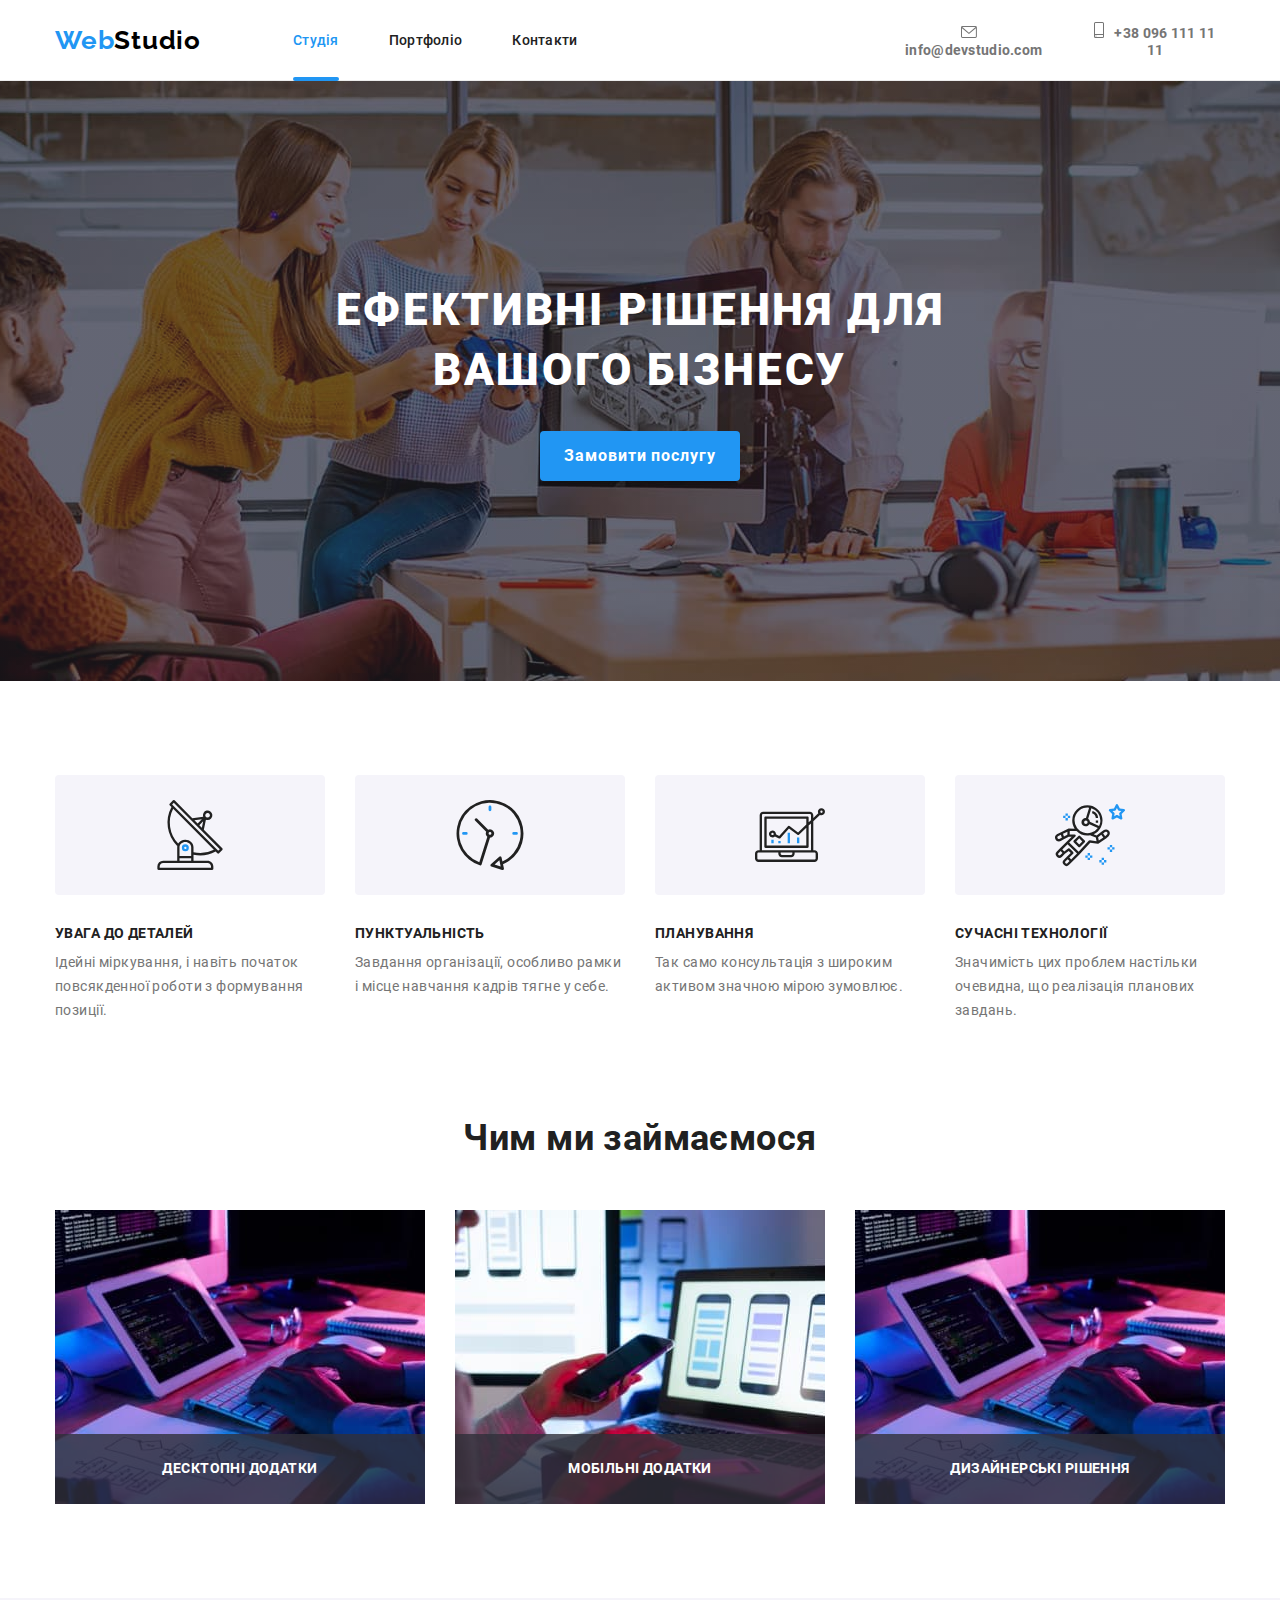
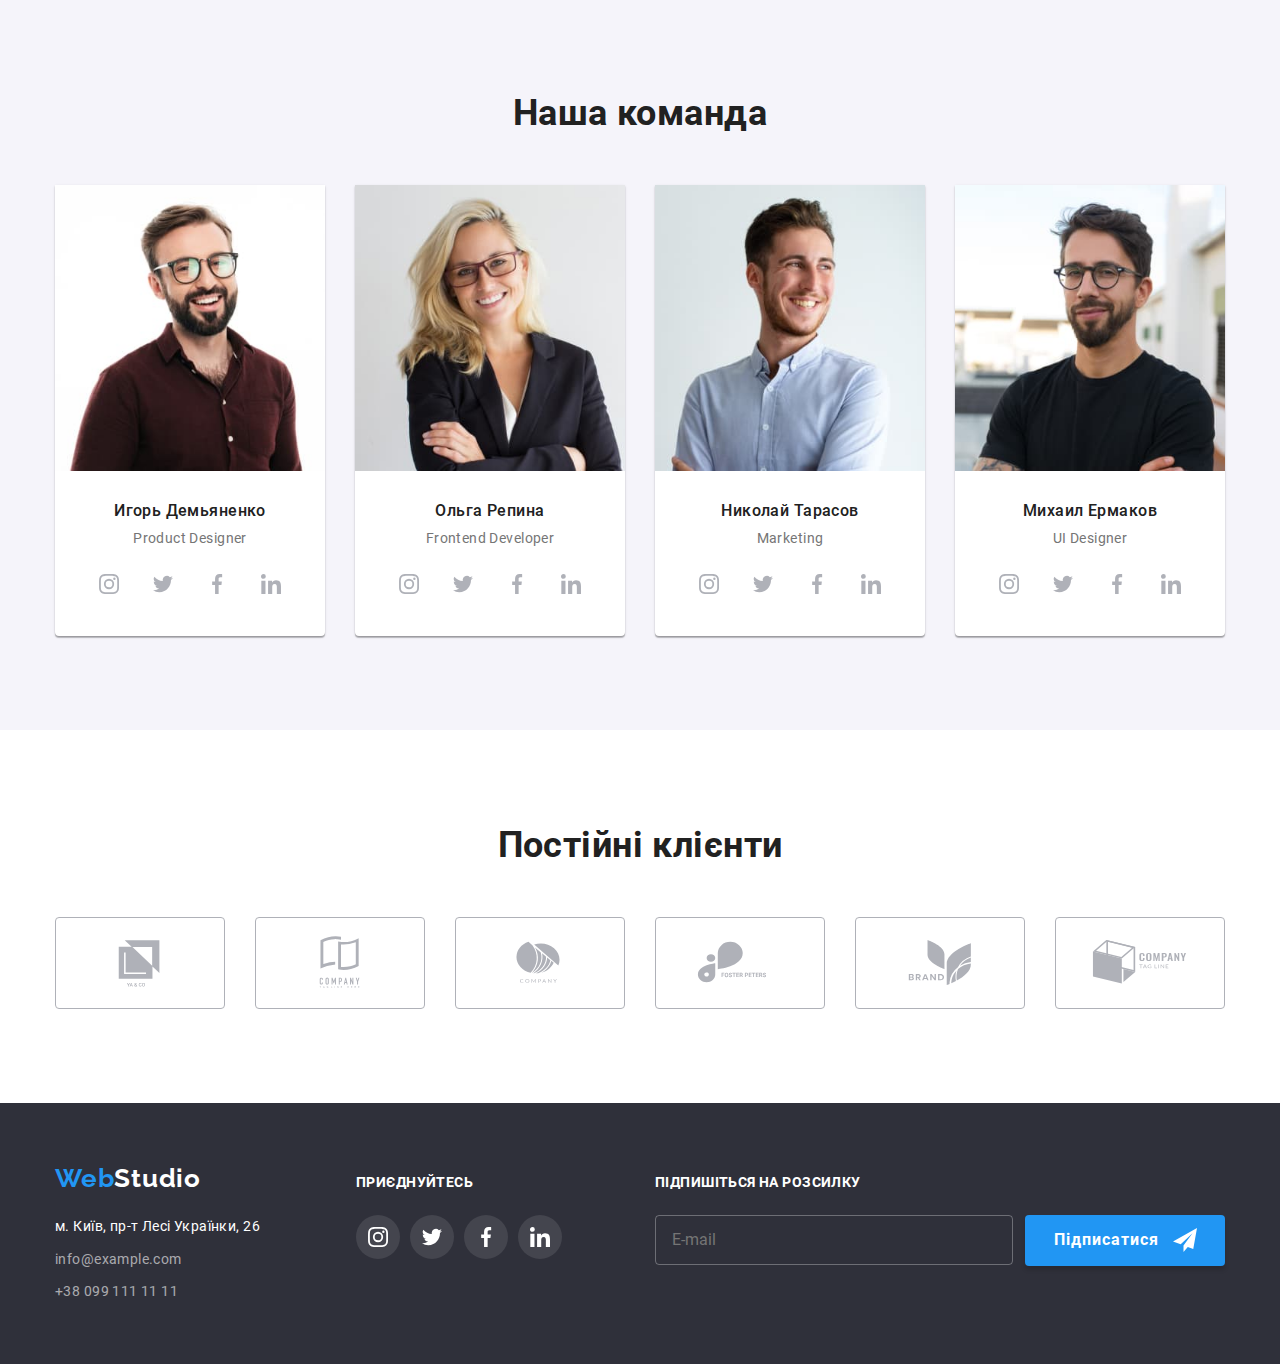
<file: index.html>
<!DOCTYPE html>
<html lang="ru">
<head>
    <meta charset="UTF-8">
    <meta http-equiv="X-UA-Compatible" content="IE=edge">
    <meta name="viewport" content="width=device-width, initial-scale=1.0">
    <title>Homework 1</title>
    <link 
        rel="stylesheet" 
        href="https://cdnjs.cloudflare.com/ajax/libs/modern-normalize/1.1.0/modern-normalize.min.css">
    <link 
        rel="stylesheet" 
        href="./css/main.min.css">
</head>

<body>
    <!--Шапка сайту-->
    <header class="header">
        <div class="container header__block">
            <a href="./index.html" 
                lang="us" 
                class="logo">Web<span class="logo__studio--black">Studio</span>
            </a>

            <button class="mobile-nav js-open-menu" 
            type="button" 
            aria-expanded="false">
                <svg 
                class="mobile-nav__icon"
                width="40" 
                height="40" 
                aria-label="Перемикач мобільного меню">
                    <use class="mobile-nav__burger" href="./images/sprite/icons.svg#icon-menu_burger"></use>
                    <use class="mobile-nav__cross" href="./images/sprite/icons.svg#icon-menu_cross"></use>
                </svg>
            </button>

            <div class="menu-container js-menu-container is-open">
                <div class="header__nav">

                    <nav class="nav">
                        <ul class="nav__site list">
                            <li class="nav__item">
                                <a class="link nav__link nav__link--activ" href="#" lang="uk">Студія</a>
                            </li>
                            <li class="nav__item">
                                <a class="link nav__link" href="./portfolio.html" lang="uk">Портфоліо</a>
                            </li>
                            <li class="nav__item">
                                <a class="link nav__link" href="#" lang="uk">Контакти</a>
                            </li>
                        </ul>
                    </nav>
                </div>
                
                <div class="header__auth">
                    <ul class="auth">
                        <a class="link auth__link" href="mailto:info@devstudio.com">
                            <svg class="auth__icon" width="16px" height="12px">
                                <use href="./images/sprite/icons.svg#icon-envelope"></use>
                            </svg>info@devstudio.com
                        </a>
                
                        <a class="link auth__link auth__link--large" href="tel:+380961111111">
                            <svg class="auth__icon" width="10px" height="16px">
                                <use href="./images/sprite/icons.svg#icon-smartphone">
                            </svg>+38 096 111 11 11
                        </a>
                    </ul>

                    <ul class="menu-social list">
                        <li class="menu-social__item">
                            <a class="menu-social__link" href="#" aria-label="Instagram">Instagram</a>
                        </li>
                        <li class="menu-social__item">
                            <a class="menu-social__link" href="#" aria-label="Twitter">Twitter</a>
                        </li>
                        <li class="menu-social__item">
                            <a class="menu-social__link" href="#" aria-label="Facebook">Facebook</a>
                        </li>
                        <li class="menu-social__item">
                            <a class="menu-social__link" href="#" aria-label="LinkedIn">LinkedIn</a>
                        </li>
                    </ul>
                </div>

            </div>
        </div>
    </header>

    <main>
        <!--Герой-->
        <section class="hero">
            <div class="container">
                <h1 class="hero__title">Ефективні рішення для вашого бізнесу</h1>
                <button class="button" type="button" data-modal-open>Замовити послугу</button>
            </div>
        </section>
        
        <!-- Наші переваги -->
        <section class="section benefits">
            <div class="container">
                <h2 class="title visually-hidden">Наші переваги</h2>
                <ul class="benefits__list list">
                    <li class="benefits__item">
                        <div class="benefits__block">
                            <svg class="benefits__icon" width="70" height="70">
                                <use href="./images/sprite/icons.svg#icon-antenna"></use>
                            </svg>
                        </div>
                        <h3 class="benefits__title">Увага до деталей</h3>
                        <p class="benefits__text">Ідейні міркування, і навіть початок повсякденної роботи з формування позиції.
                        </p>
                    </li>
        
                    <li class="benefits__item">
                        <div class="benefits__block">
                            <svg class="benefits__icon" width="70" height="70">
                                <use href="./images/sprite/icons.svg#icon-clock"></use>
                            </svg>
                        </div>
                        <h3 class="benefits__title">Пунктуальність</h3>
                        <p class="benefits__text">Завдання організації, особливо рамки і місце навчання кадрів тягне у себе.</p>
                    </li>
        
                    <li class="benefits__item">
                        <div class="benefits__block">
                            <svg class="benefits__icon" width="70" height="70">
                                <use href="./images/sprite/icons.svg#icon-diagram"></use>
                            </svg>
                        </div>
                        <h3 class="benefits__title">Планування</h3>
                        <p class="benefits__text">Так само консультація з широким активом значною мірою зумовлює.</p>
                    </li>
        
                    <li class="benefits__item">
                        <div class="benefits__block">
                            <svg class="benefits__icon" width="70" height="70">
                                <use href="./images/sprite/icons.svg#icon-astronaut"></use>
                            </svg>
                        </div>
                        <h3 class="benefits__title">Сучасні технології</h3>
                        <p class="benefits__text">Значимість цих проблем настільки очевидна, що реалізація планових завдань.</p>
                    </li>
                </ul>
            </div>
        </section>
        
        <section class="section activity">
            <div class="container">
                <h3 class="title">Чим ми займаємося</h3>
                <ul class="activity__list list">
                    <div class="activity__block">
                        <li class="activity__pic"><img src="./images/activity-img/development370px.jpg" width="370" alt="Разработка"></li>
                        <h3 class="activity__overlay">Десктопні додатки</h3>
                    </div>
        
                    <div class="activity__block">
                        <li class="activity__pic"><img src="./images/activity-img/adaptive370px.jpg" width="370" alt="Адаптивность приложений">
                        </li>
                        <h3 class="activity__overlay">Мобільні додатки</h3>
                    </div>
        
                    <div class="activity__block">
                        <li class="activity__pic"><img src="./images/activity-img/development370px.jpg" width="370" alt="Дизайн"></li>
                        <h3 class="activity__overlay">Дизайнерські рішення</h3>
                    </div>
                </ul>
            </div>
        </section>
        
        <section class="section team">
            <div class="container">
                <h3 class="title">Наша команда</h3>
                <ul class="team__list list">
                    <li class="team__card">

                        <picture>
                            <source
                            srcset="
                                ./images/team-img/Product_Designer450px.jpg 1x,
                                ./images/team-img/Product_Designer450px@2x.jpg 2x,"
                                media="(max-width: 767px)">
                            <source
                            srcset="
                                ./images/team-img/Product_Designer354px.jpg 1x,
                                ./images/team-img/Product_Designer354px@2x.jpg 2x,"
                                media="(min-width: 768px)">

                            <source 
                            srcset="
                                ./images/team-img/Product_Designer270px.jpg 1x,
                                ./images/team-img/Product_Designer270px@2x.jpg 2x,"
                                media="(min-width: 1200px)"
                                > 

                            <img
                            src="./images/team-img/Product_Designer270px.jpg"
                            width="270" height="260"
                            alt="Product Designer Игорь Демьяненко">
                        </picture>

                        <div class="team__content">
                            <h3 class="team__caption">Игорь Демьяненко</h3>
                            <p>Product Designer</p>
                            <div class="team__social">
                                <ul class="social list">
                                    <li class="social__link">
                                        <a href="#" class="social__item">
                                            <svg class="social__icon" width="20" height="20">
                                                <use href="./images/sprite/icons.svg#icon-instagram-1"></use>
                                            </svg>
                                        </a>
                                    </li>
                                    <li class="social__link">
                                        <a href="#" class="social__item">
                                            <svg class="social__icon" width="20" height="20">
                                                <use href="./images/sprite/icons.svg#icon-twitter-1"></use>
                                            </svg>
                                        </a>
                                    </li>
                                    <li class="social__link">
                                        <a href="#" class="social__item">
                                            <svg class="social__icon" width="20" height="20">
                                                <use href="./images/sprite/icons.svg#icon-facebook-1"></use>
                                            </svg>
                                        </a>
                                    </li>
                                    <li class="social__link">
                                        <a href="#" class="social__item">
                                            <svg class="social__icon" width="20" height="20">
                                                <use href="./images/sprite/icons.svg#icon-linkedin-1"></use>
                                            </svg>
                                        </a>
                                    </li>
                                </ul>
                            </div>
                        </div>
                    </li>
        
                    <li class="team__card">
                        <picture>
                            <source
                            srcset="
                                ./images/team-img/Frontend_Developer450px.jpg 1x,
                                ./images/team-img/Frontend_Developer450px@2x.jpg 2x,"
                                media="(max-width: 767px)">
                            <source
                            srcset="
                                ./images/team-img/Frontend_Developer354px.jpg 1x,
                                ./images/team-img/Frontend_Developer354px@2x.jpg 2x,"
                                media="(min-width: 768px)">

                            <source 
                            srcset="
                                ./images/team-img/Frontend_Developer270px.jpg 1x,
                                ./images/team-img/Frontend_Developer270px@2x.jpg 2x,"
                                media="(min-width: 1200px)"
                                > 
                            <img
                            src="./images/team-img/Frontend_Developer270px.jpg" 
                            width="270" height="260"
                            alt="Frontend Developer Ольга Репина">
                        </picture>

                        <div class="team__content">
                            <h3 class="team__caption">Ольга Репина</h3>
                            <p>Frontend Developer</p>
                            <div class="team__social">
                                <ul class="social list">
                                    <li class="social__link">
                                        <a href="#" class="social__item">
                                            <svg class="social__icon" width="20" height="20">
                                                <use href="./images/sprite/icons.svg#icon-instagram-1"></use>
                                            </svg>
                                        </a>
                                    </li>
                                    <li class="social__link">
                                        <a href="#" class="social__item">
                                            <svg class="social__icon" width="20" height="20">
                                                <use href="./images/sprite/icons.svg#icon-twitter-1"></use>
                                            </svg>
                                        </a>
                                    </li>
                                    <li class="social__link">
                                        <a href="#" class="social__item">
                                            <svg class="social__icon" width="20" height="20">
                                                <use href="./images/sprite/icons.svg#icon-facebook-1"></use>
                                            </svg>
                                        </a>
                                    </li>
                                    <li class="social__link">
                                        <a href="#" class="social__item">
                                            <svg class="social__icon" width="20" height="20">
                                                <use href="./images/sprite/icons.svg#icon-linkedin-1"></use>
                                            </svg>
                                        </a>
                                    </li>
                                </ul>
                            </div>
                        </div>
                    </li>
        
                    <li class="team__card">
                        <picture>
                            <source
                            srcset="
                                ./images/team-img/Marketing450px.jpg 1x,
                                ./images/team-img/Marketing450px@2x.jpg 2x,"
                                media="(max-width: 767px)">
                            <source
                            srcset="
                                ./images/team-img/Marketing354px.jpg 1x,
                                ./images/team-img/Marketing354px@2x.jpg 2x,"
                                media="(min-width: 768px)">

                            <source 
                            srcset="
                                ./images/team-img/Marketing270px.jpg 1x,
                                ./images/team-img/Marketing270px@2x.jpg 2x,"
                                media="(min-width: 1200px)"
                                >

                        <img 
                            src="./images/team-img/Marketing270px.jpg" 
                            width="270" height="260" 
                            alt="Marketing Николай Тарасов">
                        </picture>

                        <div class="team__content">
                            <h3 class="team__caption">Николай Тарасов</h3>
                            <p>Marketing</p>
                            <div class="team__social">
                                <ul class="social list">
                                    <li class="social__link">
                                        <a href="#" class="social__item">
                                            <svg class="social__icon" width="20" height="20">
                                                <use href="./images/sprite/icons.svg#icon-instagram-1"></use>
                                            </svg>
                                        </a>
                                    </li>
                                    <li class="social__link">
                                        <a href="#" class="social__item">
                                            <svg class="social__icon" width="20" height="20">
                                                <use href="./images/sprite/icons.svg#icon-twitter-1""></use>
                                                    </svg>
                                                </a>
                                            </li>
                                            <li class=" social__link">
                                                    <a href="#" class="social__item">
                                                        <svg class="social__icon" width="20" height="20">
                                                            <use href="./images/sprite/icons.svg#icon-facebook-1"></use>
                                                        </svg>
                                                    </a>
                                    </li>
                                    <li class="social__link">
                                        <a href="#" class="social__item">
                                            <svg class="social__icon" width="20" height="20">
                                                <use href="./images/sprite/icons.svg#icon-linkedin-1"></use>
                                            </svg>
                                        </a>
                                    </li>
                                </ul>
                            </div>
                        </div>
                    </li>
        
                    <li class="team__card">
                        <picture>
                            <source
                            srcset="
                                ./images/team-img/UI_Designer450px.jpg 1x,
                                ./images/team-img/UI_Designer450px@2x.jpg 2x,"
                                media="(max-width: 767px)">
                            <source
                            srcset="
                                ./images/team-img/UI_Designer354px.jpg 1x,
                                ./images/team-img/UI_Designer354px@2x.jpg 2x,"
                                media="(min-width: 768px)">

                            <source 
                            srcset="
                                ./images/team-img/UI_Designer270px.jpg 1x,
                                ./images/team-img/UI_Designer270px@2x.jpg 2x,"
                                media="(min-width: 1200px)"
                                >

                        <img
                            src="./images/team-img/UI_Designer270px.jpg" 
                            width="270" height="260" 
                            alt="UI Designer Михаил Ермаков">
                        </picture>

                        <div class="team__content">
                            <h3 class="team__caption">Михаил Ермаков</h3>
                            <p>UI Designer</p>
                            <div class="team__social">
                                <ul class="social list">
                                    <li class="social__link">
                                        <a href="#" class="social__item">
                                            <svg class="social__icon" width="20" height="20">
                                                <use href="./images/sprite/icons.svg#icon-instagram-1"></use>
                                            </svg>
                                        </a>
                                    </li>
                                    <li class="social__link">
                                        <a href="#" class="social__item">
                                            <svg class="social__icon" width="20" height="20">
                                                <use href="./images/sprite/icons.svg#icon-twitter-1"></use>
                                            </svg>
                                        </a>
                                    </li>
                                    <li class="social__link">
                                        <a href="#" class="social__item">
                                            <svg class="social__icon" width="20" height="20">
                                                <use href="./images/sprite/icons.svg#icon-facebook-1"></use>
                                            </svg>
                                        </a>
                                    </li>
                                    <li class="social__link">
                                        <a href="#" class="social__item">
                                            <svg class="social__icon" width="20" height="20">
                                                <use href="./images/sprite/icons.svg#icon-linkedin-1"></use>
                                            </svg>
                                        </a>
                                    </li>
                                </ul>
                            </div>
                        </div>
                    </li>
                </ul>
            </div>
        </section>
        
        <section class="section client">
            <div class="container">
                <h3 class="title">Постійні клієнти</h3>
                <ul class="client__list list">
                    <li class="client__link">
                        <a href="#" class="client__item" aria-hidden="клиенты">
                            <svg width="106" height="60">
                                <use href="./images/sprite/icons.svg#icon-client-1"></use>
                            </svg>
                        </a>
                    </li>
                    <li class="client__link">
                        <a href="#" class="client__item" aria-hidden="клиенты">
                            <svg width="106" height="60">
                                <use href="./images/sprite/icons.svg#icon-client-2"></use>
                            </svg>
                        </a>
                    </li>
                    <li class="client__link">
                        <a href="#" class="client__item" aria-hidden="клиенты">
                            <svg width="106" height="60">
                                <use href="./images/sprite/icons.svg#icon-client-3"></use>
                            </svg>
                        </a>
                    </li>
                    <li class="client__link">
                        <a href="#" class="client__item" aria-hidden="клиенты">
                            <svg width="106" height="60">
                                <use href="./images/sprite/icons.svg#icon-client-4"></use>
                            </svg>
                        </a>
                    </li>
                    <li class="client__link">
                        <a href="#" class="client__item" aria-hidden="клиенты">
                            <svg width="106" height="60">
                                <Use href="./images/sprite/icons.svg#icon-client-5"></Use>
                            </svg>
                        </a>
                    </li>
                    <li class="client__link">
                        <a href="#" class="client__item" aria-hidden="клиенты">
                            <svg width="106" height="60">
                                <use href="./images/sprite/icons.svg#icon-client-6"></use>
                            </svg>
                        </a>
                    </li>
                </ul>
            </div>
        </section>
    </main>

        <!--Підвал сайту-->
    <footer class="footer">
        <div class="container footer__main">
            <div class="footer__wrap">

                <div class="footer__info">
                    <div class="footer__logo">
                        <a href="./index.html" lang="us" class="logo">Web<span class="logo__studio--white">Studio</span></a>
                    </div>
                
                    <address class="address">
                        <a class="link address__link address__link--white" href="#">м. Київ, пр-т Лесі Українки, 26</a>
                        <a class="link address__link" href="mailto:info@example.com">info@example.com</a>
                        <a class="link address__link" href="tel:+380991111111">+38 099 111 11 11</a>
                    </address>
                </div>
                
                <div class="footer__connection">
                    <b class="footer__title">приєднуйтесь</b>
                    <ul class="connection list">
                        <li class="connection__link">
                            <a href="#" class="connection__item">
                                <svg class="connection__icon" width="20" height="20">
                                    <use href="./images/sprite/icons.svg#icon-instagram"></use>
                                </svg>
                            </a>
                        </li>
                        <li class="connection__link">
                            <a href="#" class="connection__item">
                                <svg class="connection__icon" width="20" height="20">
                                    <use href="./images/sprite/icons.svg#icon-twitter"></use>
                                </svg>
                            </a>
                        </li>
                        <li class="connection__link">
                            <a href="#" class="connection__item">
                                <svg class="connection__icon" width="20" height="20">
                                    <use href="./images/sprite/icons.svg#icon-facebook"></use>
                                </svg>
                            </a>
                        </li>
                        <li class="connection__link">
                            <a href="#" class="connection__item">
                                <svg class="connection__icon" width="20" height="20">
                                    <use href="./images/sprite/icons.svg#icon-linkedin"></use>
                                </svg>
                            </a>
                        </li>
                    </ul>
                </div>
                
                <div class="footer__signup">
                    <b class="footer__title">Підпишіться на розсилку</b>
                    <div class="signup">
                        <input class="signup__input input" type="email" name="email" placeholder="E-mail">
                
                        <button type="submit" class="signup__button button">Підписатися
                            <svg width="24" height="24" class="signup__icon">
                                <use href="./images/sprite/icons.svg#icon-send"></use>
                            </svg>
                        </button>
                    </div>
                </div>
            </div>
        </div>
    </footer>

    <!-- модальне вікно -->
    <div class="backdrop is-hidden" data-modal>
        <div class="modal-window">
            <button class="modal-window__close" data-modal-close>
                <svg class="modal-window__icon" width="18" height="18">
                    <use href="./images/sprite/icons.svg#icon-close-form"></use>
                </svg>
            </button>
        
            <form class="form">
                <b class="form__title">Залиште свої дані, ми вам передзвонимо</b>

                <div class="form__block">
                    <label for="username" class="form__label">Ім'я</label>
                    <div class="form__field">
                        <svg class="form__icon" width="18" height="18">
                            <use href="./images/sprite/icons.svg#icon-person-black"></use>
                        </svg>
                        <input 
                        type="text" 
                        name="username" 
                        id="username"
                        class="form__input input">
                    </div>
                </div>

                <div class="form__block">
                    <label for="phone-number" class="form__label">Телефон</label>
                    <div class="form__field">
                        <svg class="form__icon" width="18" height="18">
                            <use href="./images/sprite/icons.svg#icon-phone-black"></use>
                        </svg>
                        <input 
                        type="tel" 
                        name="phone-number" 
                        id="phone-number"
                        class="form__input input">
                    </div>
                </div>

                <div class="form__block">
                    <label for="email" class="form__label">Пошта</label>
                    <div class="form__field">
                        <svg class="form__icon" width="18" height="18">
                            <use href="./images/sprite/icons.svg#icon-email-black"></use>
                        </svg>
                        <input 
                        type="email" 
                        name="email" 
                        id="email"
                        class="form__input input">
                    </div>
                </div>

                <div class="form__block">
                    <label for="feedback" class="form__label">Коментар</label>
                    <textarea class="form__textarea" name="feedback" rows="5" placeholder="Введіть текст" id="feedback"></textarea>
                </div>

                <label class="form__agreement">
                    <input class="form__agreement-checkbox" type="checkbox" name="agreement" value="agreement">
                    <svg class="form__agreement-icon" >
                        <use href="./images/sprite/icons.svg#icon-check"></use>
                    </svg>
                    <span> Погоджуюся з розсилкою та приймаю
                        <a href="#" class="form__agreement-span"> Умови договору</a>
                    </span>
                </label>

                <button type="submit" class="button form__button">Відправити</button>
            </form>
        </div>
    </div>

    <!-- JS -->
    <script src="./js/modal.js"></script>
    <script src="./js/mobile-menu.js"></script>
</body>
</html>
</file>
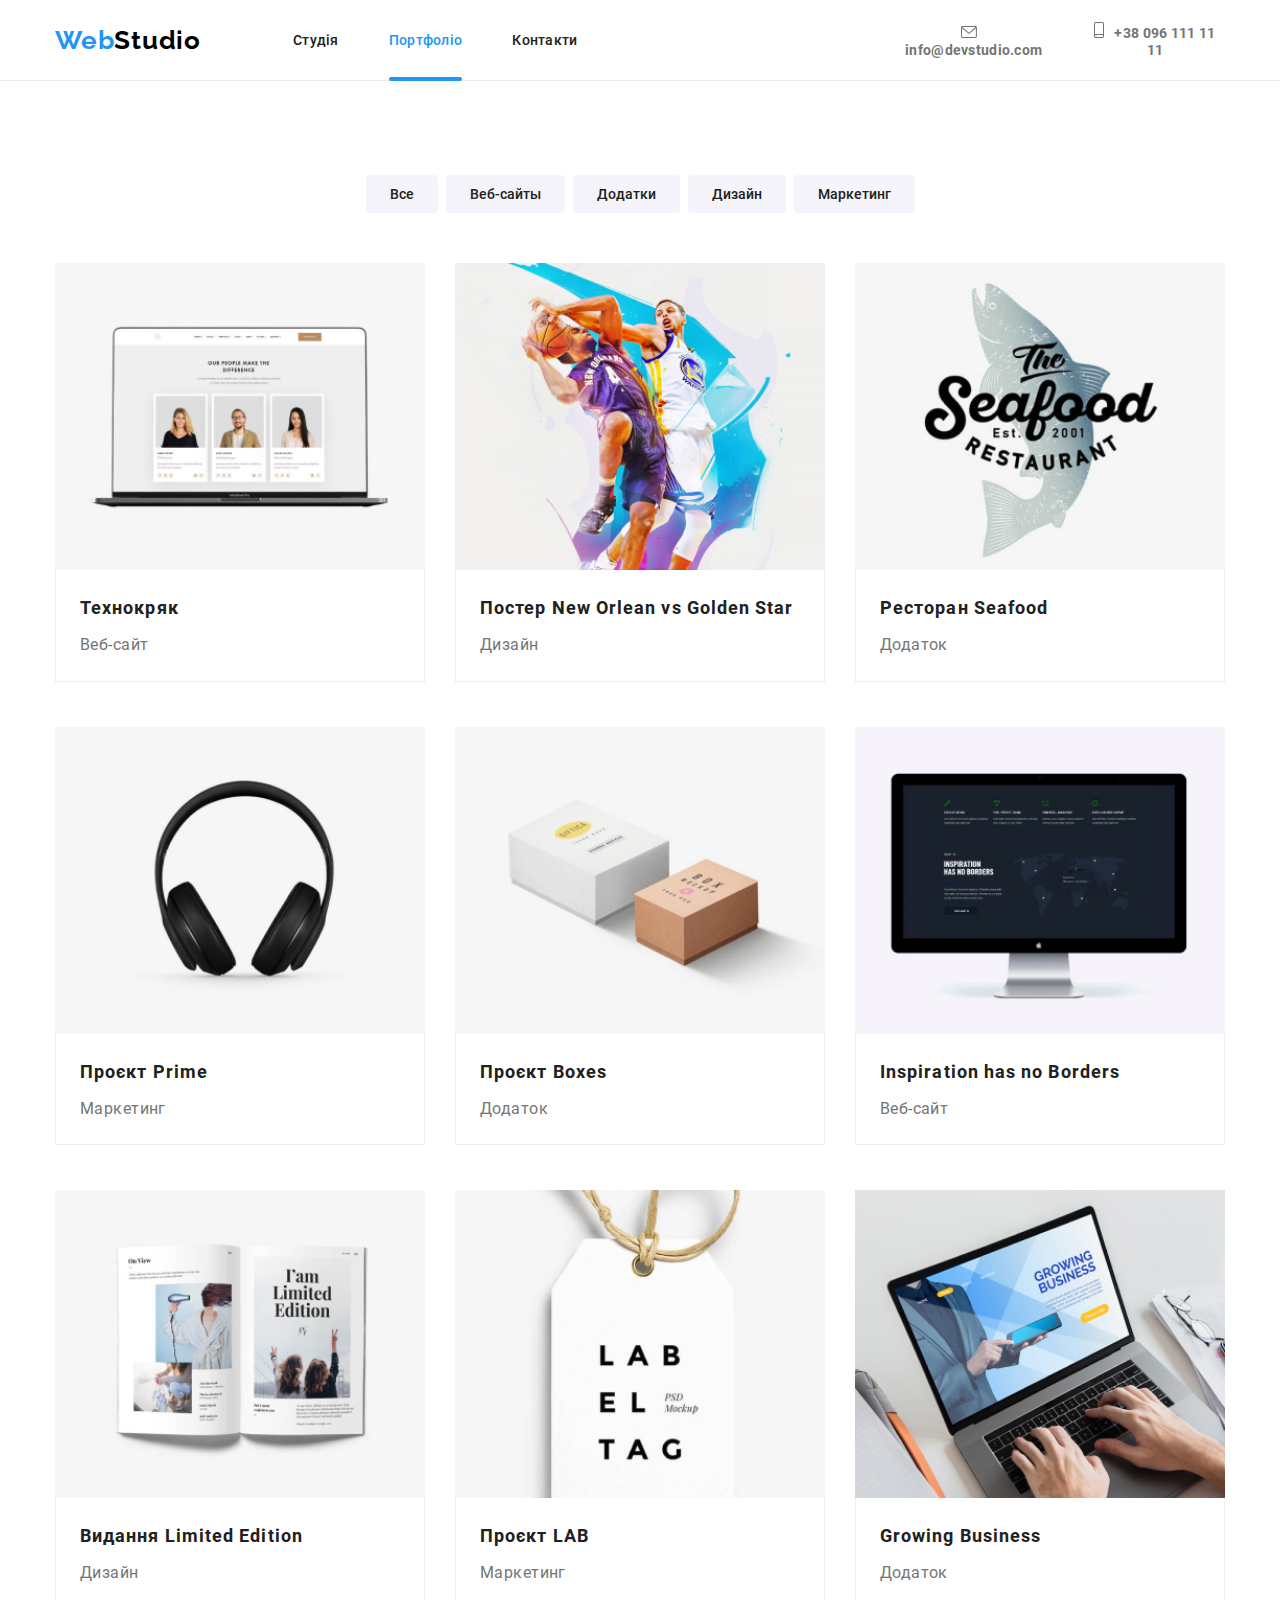
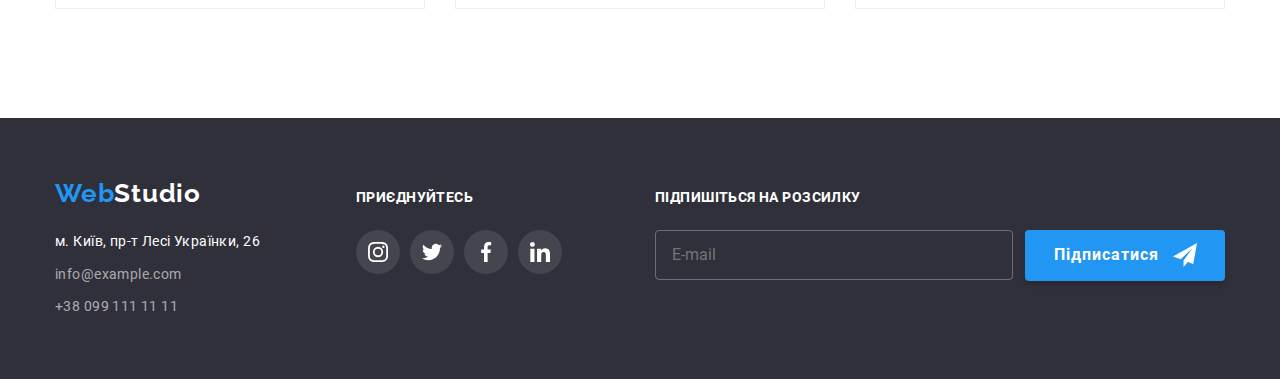
<file: portfolio.html>
<!DOCTYPE html>
<html lang="ru">
  <head>
    <meta charset="UTF-8" />
    <meta http-equiv="X-UA-Compatible" content="IE=edge" />
    <meta name="viewport" content="width=device-width, initial-scale=1.0" />
    <title>Homework 2</title>
    <link
      rel="stylesheet"
      href="https://cdnjs.cloudflare.com/ajax/libs/modern-normalize/1.1.0/modern-normalize.min.css"
    />
    <link rel="stylesheet" href="./css/main.min.css" />
  </head>

  <body>
    <!--Шапка сайту-->
    <header class="header">
      <div class="container header__block">
        <a href="./index.html" lang="us" class="logo"
          >Web<span class="logo__studio--black">Studio</span>
        </a>

        <button
          class="mobile-nav"
          type="button"
          data-menu-button
          aria-expanded="false"
        >
          <svg
            class="mobile-nav__icon"
            width="40"
            height="40"
            aria-label="Перемикач мобільного меню"
          >
            <use
              class="mobile-nav__burger"
              href="./images/sprite/icons.svg#icon-menu_burger"
            ></use>
            <use
              class="mobile-nav__cross"
              href="./images/sprite/icons.svg#icon-menu_cross"
            ></use>
          </svg>
        </button>

        <div class="menu-container" data-menu>
          <div class="header__nav">
            <nav class="nav">
              <ul class="nav__site list">
                <li class="nav__item">
                  <a class="link nav__link" href="./index.html" lang="uk"
                    >Студія</a
                  >
                </li>
                <li class="nav__item">
                  <a class="link nav__link nav__link--activ" href="#" lang="uk"
                    >Портфоліо</a
                  >
                </li>
                <li class="nav__item">
                  <a class="link nav__link" href="#" lang="uk">Контакти</a>
                </li>
              </ul>
            </nav>
          </div>

          <div class="header__auth">
            <ul class="auth">
              <a class="link auth__link" href="mailto:info@devstudio.com">
                <svg class="auth__icon" width="16px" height="12px">
                  <use
                    href="./images/sprite/icons.svg#icon-envelope"
                  ></use></svg
                >info@devstudio.com</a
              >

              <a class="link auth__link phone" href="tel:+380961111111">
                <svg class="auth__icon" width="10px" height="16px">
                  <use
                    href="./images/sprite/icons.svg#icon-smartphone"
                  ></use></svg
                >+38 096 111 11 11</a
              >
            </ul>

            <ul class="menu-social list">
              <li class="menu-social__item">
                <a class="menu-social__link" href="#" aria-label="Instagram"
                  >Instagram</a
                >
              </li>
              <li class="menu-social__item">
                <a class="menu-social__link" href="#" aria-label="Twitter"
                  >Twitter</a
                >
              </li>
              <li class="menu-social__item">
                <a class="menu-social__link" href="#" aria-label="Facebook"
                  >Facebook</a
                >
              </li>
              <li class="menu-social__item">
                <a class="menu-social__link" href="#" aria-label="LinkedIn"
                  >LinkedIn</a
                >
              </li>
            </ul>
          </div>
        </div>
      </div>
    </header>

    <!--Унікальний контекст-->
    <main>
      <h1 class="title visually-hidden">Портфоліо</h1>

      <section class="section portfolio">
        <div class="container">
          <div class="portfolio__nav">
            <ul class="filter-nav list">
              <li class="filter-nav__item">
                <button class="filter-nav__btn" type="button">Все</button>
              </li>
              <li class="filter-nav__item">
                <button class="filter-nav__btn" type="button">Веб-сайты</button>
              </li>
              <li class="filter-nav__item">
                <button class="filter-nav__btn" type="button">Додатки</button>
              </li>
              <li class="filter-nav__item">
                <button class="filter-nav__btn" type="button">Дизайн</button>
              </li>
              <li class="filter-nav__item">
                <button class="filter-nav__btn" type="button">Маркетинг</button>
              </li>
            </ul>
          </div>

          <ul class="portfolio__main list">
            <li class="portfolio__link">
              <div class="portfolio__item">
                <div class="portfolio__filter-img">
                  <picture>
                    <source
                      srcset="
                        ./images/portfolio-img/1-450px.jpg    1x,
                        ./images/portfolio-img/1-450px@2x.jpg 2x
                      "
                      media="(max-width: 767px)"
                    />
                    <source
                      srcset="
                        ./images/portfolio-img/1-354px.jpg    1x,
                        ./images/portfolio-img/1-354px@2x.jpg 2x
                      "
                      media="(min-width: 768px)"
                    />

                    <source
                      srcset="
                        ./images/portfolio-img/1-370px.jpg    1x,
                        ./images/portfolio-img/1-370px@2x.jpg 2x
                      "
                      media="(min-width: 1200px)"
                    />

                    <img
                      src="./images/portfolio-img/1-370px.jpg"
                      width="370"
                      alt="веб-сайт: Технокряк"
                    />
                  </picture>

                  <p class="portfolio__overlay">
                    Ресурс пропонує комплексні пропозиції з різним рівнем
                    функціоналу та сервісів. Все це дозволить відвідувачу
                    отримати вичерпні відомості про компанію чи приватну особу.
                  </p>
                </div>
                <div class="portfolio__filter-content">
                  <h2 class="portfolio__filter-title">Технокряк</h2>
                  <p>Веб-сайт</p>
                </div>
              </div>
            </li>

            <li class="portfolio__link">
              <div class="portfolio__item">
                <div class="portfolio__filter-img">
                  <picture>
                    <source
                      srcset="
                        ./images/portfolio-img/2-450px.jpg    1x,
                        ./images/portfolio-img/2-450px@2x.jpg 2x
                      "
                      media="(max-width: 767px)"
                    />
                    <source
                      srcset="
                        ./images/portfolio-img/2-354px.jpg    1x,
                        ./images/portfolio-img/2-354px@2x.jpg 2x
                      "
                      media="(min-width: 768px)"
                    />

                    <source
                      srcset="
                        ./images/portfolio-img/2-370px.jpg    1x,
                        ./images/portfolio-img/2-370px@2x.jpg 2x
                      "
                      media="(min-width: 1200px)"
                    />

                    <img
                      src="./images/portfolio-img/2-370px.jpg"
                      width="370"
                      alt="дизайн: постер New Orlean vs Golden Star"
                    />
                  </picture>

                  <p class="portfolio__overlay">
                    Ресурс пропонує комплексні пропозиції з різним рівнем
                    функціоналу та сервісів. Все це дозволить відвідувачу
                    отримати вичерпні відомості про компанію чи приватну особу.
                  </p>
                </div>
                <div class="portfolio__filter-content">
                  <h2 class="portfolio__filter-title">
                    Постер New Orlean vs Golden Star
                  </h2>
                  <p>Дизайн</p>
                </div>
              </div>
            </li>

            <li class="portfolio__link">
              <div class="portfolio__item">
                <div class="portfolio__filter-img">
                  <picture>
                    <source
                      srcset="
                        ./images/portfolio-img/3-450px.jpg    1x,
                        ./images/portfolio-img/3-450px@2x.jpg 2x
                      "
                      media="(max-width: 767px)"
                    />
                    <source
                      srcset="
                        ./images/portfolio-img/3-354px.jpg    1x,
                        ./images/portfolio-img/3-354px@2x.jpg 2x
                      "
                      media="(min-width: 768px)"
                    />

                    <source
                      srcset="
                        ./images/portfolio-img/3-370px.jpg    1x,
                        ./images/portfolio-img/3-370px@2x.jpg 2x
                      "
                      media="(min-width: 1200px)"
                    />

                    <img
                      src="./images/portfolio-img/3-370px.jpg"
                      width="370"
                      alt="Приложение: Ресторан Seafood"
                    />
                  </picture>

                  <p class="portfolio__overlay">
                    Ресурс пропонує комплексні пропозиції з різним рівнем
                    функціоналу та сервісів. Все це дозволить відвідувачу
                    отримати вичерпні відомості про компанію чи приватну особу.
                  </p>
                </div>
                <div class="portfolio__filter-content">
                  <h2 class="portfolio__filter-title">Ресторан Seafood</h2>
                  <p>Додаток</p>
                </div>
              </div>
            </li>

            <li class="portfolio__link">
              <div class="portfolio__item">
                <div class="portfolio__filter-img">
                  <picture>
                    <source
                      srcset="
                        ./images/portfolio-img/4-450px.jpg    1x,
                        ./images/portfolio-img/4-450px@2x.jpg 2x
                      "
                      media="(max-width: 767px)"
                    />
                    <source
                      srcset="
                        ./images/portfolio-img/4-354px.jpg    1x,
                        ./images/portfolio-img/4-354px@2x.jpg 2x
                      "
                      media="(min-width: 768px)"
                    />

                    <source
                      srcset="
                        ./images/portfolio-img/4-370px.jpg    1x,
                        ./images/portfolio-img/4-370px@2x.jpg 2x
                      "
                      media="(min-width: 1200px)"
                    />

                    <img
                      src="./images/portfolio-img/4-370px.jpg"
                      width="370"
                      alt="Маркетинг: Проект Prime"
                    />
                  </picture>

                  <p class="portfolio__overlay">
                    Ресурс пропонує комплексні пропозиції з різним рівнем
                    функціоналу та сервісів. Все це дозволить відвідувачу
                    отримати вичерпні відомості про компанію чи приватну особу.
                  </p>
                </div>
                <div class="portfolio__filter-content">
                  <h2 class="portfolio__filter-title">Проєкт Prime</h2>
                  <p>Маркетинг</p>
                </div>
              </div>
            </li>

            <li class="portfolio__link">
              <div class="portfolio__item">
                <div class="portfolio__filter-img">
                  <picture>
                    <source
                      srcset="
                        ./images/portfolio-img/5-450px.jpg    1x,
                        ./images/portfolio-img/5-450px@2x.jpg 2x
                      "
                      media="(max-width: 767px)"
                    />
                    <source
                      srcset="
                        ./images/portfolio-img/5-354px.jpg    1x,
                        ./images/portfolio-img/5-354px@2x.jpg 2x
                      "
                      media="(min-width: 768px)"
                    />

                    <source
                      srcset="
                        ./images/portfolio-img/5-370px.jpg    1x,
                        ./images/portfolio-img/5-370px@2x.jpg 2x
                      "
                      media="(min-width: 1200px)"
                    />

                    <img
                      src="./images/portfolio-img/5-370px.jpg"
                      width="370"
                      alt="приложение: Проект Boxes"
                    />
                  </picture>

                  <p class="portfolio__overlay">
                    Ресурс пропонує комплексні пропозиції з різним рівнем
                    функціоналу та сервісів. Все це дозволить відвідувачу
                    отримати вичерпні відомості про компанію чи приватну особу.
                  </p>
                </div>
                <div class="portfolio__filter-content">
                  <h2 class="portfolio__filter-title">Проєкт Boxes</h2>
                  <p>Додаток</p>
                </div>
              </div>
            </li>

            <li class="portfolio__link">
              <div class="portfolio__item">
                <div class="portfolio__filter-img">
                  <picture>
                    <source
                      srcset="
                        ./images/portfolio-img/6-450px.jpg    1x,
                        ./images/portfolio-img/6-450px@2x.jpg 2x
                      "
                      media="(max-width: 767px)"
                    />
                    <source
                      srcset="
                        ./images/portfolio-img/6-354px.jpg    1x,
                        ./images/portfolio-img/6-354px@2x.jpg 2x
                      "
                      media="(min-width: 768px)"
                    />

                    <source
                      srcset="
                        ./images/portfolio-img/6-370px.jpg    1x,
                        ./images/portfolio-img/6-370px@2x.jpg 2x
                      "
                      media="(min-width: 1200px)"
                    />

                    <img
                      src="./images/portfolio-img/6-370px.jpg"
                      width="370"
                      alt="веб-сайт: Inspiration has no Borders"
                    />
                  </picture>

                  <p class="portfolio__overlay">
                    Ресурс пропонує комплексні пропозиції з різним рівнем
                    функціоналу та сервісів. Все це дозволить відвідувачу
                    отримати вичерпні відомості про компанію чи приватну особу.
                  </p>
                </div>
                <div class="portfolio__filter-content">
                  <h2 class="portfolio__filter-title">
                    Inspiration has no Borders
                  </h2>
                  <p>Веб-сайт</p>
                </div>
              </div>
            </li>

            <li class="portfolio__link">
              <div class="portfolio__item">
                <div class="portfolio__filter-img">
                  <picture>
                    <source
                      srcset="
                        ./images/portfolio-img/7-450px.jpg    1x,
                        ./images/portfolio-img/7-450px@2x.jpg 2x
                      "
                      media="(max-width: 767px)"
                    />
                    <source
                      srcset="
                        ./images/portfolio-img/7-354px.jpg    1x,
                        ./images/portfolio-img/7-354px@2x.jpg 2x
                      "
                      media="(min-width: 768px)"
                    />

                    <source
                      srcset="
                        ./images/portfolio-img/7-370px.jpg    1x,
                        ./images/portfolio-img/7-370px@2x.jpg 2x
                      "
                      media="(min-width: 1200px)"
                    />

                    <img
                      src="./images/portfolio-img/7-370px.jpg"
                      width="370"
                      alt="Дизайн: Издание Limited Edition"
                    />
                  </picture>

                  <p class="portfolio__overlay">
                    Ресурс пропонує комплексні пропозиції з різним рівнем
                    функціоналу та сервісів. Все це дозволить відвідувачу
                    отримати вичерпні відомості про компанію чи приватну особу.
                  </p>
                </div>
                <div class="portfolio__filter-content">
                  <h2 class="portfolio__filter-title">
                    Видання Limited Edition
                  </h2>
                  <p>Дизайн</p>
                </div>
              </div>
            </li>

            <li class="portfolio__link">
              <div class="portfolio__item">
                <div class="portfolio__filter-img">
                  <picture>
                    <source
                      srcset="
                        ./images/portfolio-img/8-450px.jpg    1x,
                        ./images/portfolio-img/8-450px@2x.jpg 2x
                      "
                      media="(max-width: 767px)"
                    />
                    <source
                      srcset="
                        ./images/portfolio-img/8-354px.jpg    1x,
                        ./images/portfolio-img/8-354px@2x.jpg 2x
                      "
                      media="(min-width: 768px)"
                    />

                    <source
                      srcset="
                        ./images/portfolio-img/8-370px.jpg    1x,
                        ./images/portfolio-img/8-370px@2x.jpg 2x
                      "
                      media="(min-width: 1200px)"
                    />

                    <img
                      src="./images/portfolio-img/8-370px.jpg"
                      width="370"
                      alt="Маркетинг: Проект LAB"
                    />
                  </picture>

                  <p class="portfolio__overlay">
                    Ресурс пропонує комплексні пропозиції з різним рівнем
                    функціоналу та сервісів. Все це дозволить відвідувачу
                    отримати вичерпні відомості про компанію чи приватну особу.
                  </p>
                </div>
                <div class="portfolio__filter-content">
                  <h2 class="portfolio__filter-title">Проєкт LAB</h2>
                  <p>Маркетинг</p>
                </div>
              </div>
            </li>

            <li class="portfolio__link">
              <div class="portfolio__item">
                <div class="portfolio__filter-img">
                  <picture>
                    <source
                      srcset="
                        ./images/portfolio-img/9-450px.jpg    1x,
                        ./images/portfolio-img/9-450px@2x.jpg 2x
                      "
                      media="(max-width: 767px)"
                    />
                    <source
                      srcset="
                        ./images/portfolio-img/9-354px.jpg    1x,
                        ./images/portfolio-img/9-354px@2x.jpg 2x
                      "
                      media="(min-width: 768px)"
                    />

                    <source
                      srcset="
                        ./images/portfolio-img/9-370px.jpg    1x,
                        ./images/portfolio-img/9-370px@2x.jpg 2x
                      "
                      media="(min-width: 1200px)"
                    />

                    <img
                      src="./images/portfolio-img/9-370px.jpg"
                      width="370"
                      alt="Приложение: Growing Business"
                    />
                  </picture>

                  <p class="portfolio__overlay">
                    Ресурс пропонує комплексні пропозиції з різним рівнем
                    функціоналу та сервісів. Все це дозволить відвідувачу
                    отримати вичерпні відомості про компанію чи приватну особу.
                  </p>
                </div>
                <div class="portfolio__filter-content">
                  <h2 class="portfolio__filter-title">Growing Business</h2>
                  <p>Додаток</p>
                </div>
              </div>
            </li>
          </ul>
        </div>
      </section>
    </main>

    <!--Підвал сайту-->
    <footer class="footer">
      <div class="container footer__main">
        <div class="footer__wrap">
          <div class="footer__info">
            <div class="footer__logo">
              <a href="./index.html" lang="us" class="logo"
                >Web<span class="logo__studio--white">Studio</span></a
              >
            </div>

            <address class="address">
              <a class="link address__link address__link--white" href="#"
                >м. Київ, пр-т Лесі Українки, 26</a
              >
              <a class="link address__link" href="mailto:info@example.com"
                >info@example.com</a
              >
              <a class="link address__link" href="tel:+380991111111"
                >+38 099 111 11 11</a
              >
            </address>
          </div>

          <div class="footer__connection">
            <b class="footer__title">приєднуйтесь</b>
            <ul class="connection list">
              <li class="connection__link">
                <a href="#" class="connection__item">
                  <svg class="connection__icon" width="20" height="20">
                    <use href="./images/sprite/icons.svg#icon-instagram"></use>
                  </svg>
                </a>
              </li>
              <li class="connection__link">
                <a href="#" class="connection__item">
                  <svg class="connection__icon" width="20" height="20">
                    <use href="./images/sprite/icons.svg#icon-twitter"></use>
                  </svg>
                </a>
              </li>
              <li class="connection__link">
                <a href="#" class="connection__item">
                  <svg class="connection__icon" width="20" height="20">
                    <use href="./images/sprite/icons.svg#icon-facebook"></use>
                  </svg>
                </a>
              </li>
              <li class="connection__link">
                <a href="#" class="connection__item">
                  <svg class="connection__icon" width="20" height="20">
                    <use href="./images/sprite/icons.svg#icon-linkedin"></use>
                  </svg>
                </a>
              </li>
            </ul>
          </div>

          <div class="footer__signup">
            <b class="footer__title">Підпишіться на розсилку</b>
            <div class="signup">
              <input
                class="signup__input input"
                type="email"
                name="email"
                placeholder="E-mail"
              />

              <button type="submit" class="signup__button button">
                Підписатися
                <svg width="24" height="24" class="signup__icon">
                  <use href="./images/sprite/icons.svg#icon-send"></use>
                </svg>
              </button>
            </div>
          </div>
        </div>
      </div>
    </footer>

    <!-- JS -->
    <script src="./js/mobile-menu.js"></script>
  </body>
</html>
</file>
<file: css/main.min.css>
@font-face{font-family:"Raleway";src:local("Raleway"),url("../fonts/Raleway-Bold.woff2") format("woff2"),url("../fonts/Raleway-Bold.woff") format("woff"),url("../fonts/Raleway-Bold.ttf") format("truetype"),url("../fonts/Raleway-Bold.svg") format("svg");font-weight:700;font-style:normal;font-display:swap}@font-face{font-family:"Roboto";src:local("Roboto"),url("../fonts/Roboto-Black.woff2") format("woff2"),url("../fonts/Roboto-Black.woff") format("woff"),url("../fonts/Roboto-Black.ttf") format("truetype"),url("../fonts/Roboto-Black.svg") format("svg");font-weight:900;font-style:normal;font-display:swap}@font-face{font-family:"Roboto";src:local("Roboto"),url("../fonts/Roboto-Bold.woff2") format("woff2"),url("../fonts/Roboto-Bold.woff") format("woff"),url("../fonts/Roboto-Bold.ttf") format("truetype"),url("../fonts/Roboto-Bold.svg") format("svg");font-weight:700;font-style:normal;font-display:swap}@font-face{font-family:"Roboto";src:local("Roboto"),url("../fonts/Roboto-Medium.woff2") format("woff2"),url("../fonts/Roboto-Medium.woff") format("woff"),url("../fonts/Roboto-Medium.ttf") format("truetype"),url("../fonts/Roboto-Medium.svg") format("svg");font-weight:500;font-style:normal;font-display:swap}@font-face{font-family:"Roboto";src:local("Roboto"),url("../fonts/Roboto-Regular.woff2") format("woff2"),url("../fonts/Roboto-Regular.woff") format("woff"),url("../fonts/Roboto-Regular.ttf") format("truetype"),url("../fonts/Roboto-Regular.svg") format("svg");font-weight:400;font-style:normal;font-display:swap}html{-webkit-box-sizing:border-box;box-sizing:border-box}*,*::before,*::after{-webkit-box-sizing:inherit;box-sizing:inherit}img{display:block;width:100%;height:auto}:root{--main-text-color: #757575;--title-text-color: #212121;--accent-text-color: #2196f3;--white-color: #ffffff;--minor-bg-color: #2f303a;--bgc-team-section: #f5f4fa;--color-black: #000000;--button-hover: #188CE8;--icon-color: #afb1b8;--hero-bgc: rgba(196, 196, 196, 1);--footer-color: rgba(255, 255, 255, 0.6);--color-placeholder: rgba(117, 117, 117, 0.5)}body{background-color:var(--white-color);color:var(--main-text-color);font-family:Roboto,sans-serif;font-size:14px;font-weight:normal;font-style:normal;letter-spacing:.03em}body.modal-open{overflow:hidden}h1,h2,h3,h4,h5,h6{color:var(--title-text-color);margin-top:0;margin-bottom:0}p,ul{margin-top:0;margin-bottom:0;padding:0;list-style:none}a{text-decoration:none;color:inherit}.connection__item,.client__item,.social__item,.social,.benefits__block,.modal-window__close{display:-webkit-box;display:-ms-flexbox;display:flex;-webkit-box-align:center;-ms-flex-align:center;align-items:center;-webkit-box-pack:center;-ms-flex-pack:center;justify-content:center}.visually-hidden{position:absolute;width:1px;height:1px;max-width:-1px;border:0;padding:0;clip:rect(0 0 0 0);overflow:hidden}.is-hidden{opacity:0;visibility:hidden;pointer-events:none}.container{padding-left:15px;padding-right:15px;margin-left:auto;margin-right:auto;text-align:center}@media screen and (min-width: 480px){.container{width:480px}}@media screen and (min-width: 768px){.container{width:768px}}@media screen and (min-width: 1200px){.container{width:1200px}}.container .hero__title{margin-left:auto;margin-right:auto}.header{position:relative;border-bottom:1px solid #ececec}.header__block{display:-webkit-box;display:-ms-flexbox;display:flex;-webkit-box-align:center;-ms-flex-align:center;align-items:center;height:60px}@media screen and (max-width: 767px){.header__block{max-width:767px;-webkit-box-pack:justify;-ms-flex-pack:justify;justify-content:space-between}}@media screen and (min-width: 768px){.header__block{height:80px;-webkit-box-pack:justify;-ms-flex-pack:justify;justify-content:space-between}}@media screen and (min-width: 1200px){.header__block{font-weight:700;letter-spacing:.02em}}@media screen and (min-width: 768px){.header__nav{margin-right:96px}}@media screen and (min-width: 1200px){.header__nav{margin-right:315px;margin-left:92px}}@media screen and (max-width: 767px){.menu-container{display:none;position:fixed;top:0;left:0;width:100vw;height:100vh;z-index:1;padding:48px 40px;text-align:left;background-color:var(--white-color)}}@media screen and (min-width: 768px){.menu-container{display:-webkit-box;display:-ms-flexbox;display:flex;-webkit-box-align:center;-ms-flex-align:center;align-items:center;-webkit-box-pack:justify;-ms-flex-pack:justify;justify-content:space-between;padding:0}}@media screen and (max-width: 767px){.menu-container.is-open{display:-webkit-box;display:-ms-flexbox;display:flex;-webkit-box-orient:vertical;-webkit-box-direction:normal;-ms-flex-direction:column;flex-direction:column;-webkit-box-pack:justify;-ms-flex-pack:justify;justify-content:space-between;overflow-y:scroll;color:var(--title-text-color);font-weight:500;letter-spacing:.02em;line-height:1.17}}.mobile-nav{position:relative;border:none;background-color:rgba(0,0,0,0);padding:0;margin:0;display:-webkit-inline-box;display:-ms-inline-flexbox;display:inline-flex;width:40px;height:40px;padding-bottom:10px;padding-top:10px}@media screen and (min-width: 768px){.mobile-nav{display:none}}.mobile-nav:hover,.mobile-nav:focus{fill:var(--accent-text-color)}.mobile-nav__icon{position:absolute;top:50%;left:50%;-webkit-transform:translate(-50%, -50%);transform:translate(-50%, -50%);z-index:2}.mobile-nav__cross{display:none}.mobile-nav.is-open .mobile-nav__burger{display:none}.mobile-nav.is-open .mobile-nav__cross{display:block}.nav{font-size:40px;font-weight:500}@media screen and (min-width: 768px){.nav{font-size:14px;font-weight:500}}.nav__site{display:-webkit-box;display:-ms-flexbox;display:flex}@media screen and (max-width: 767px){.nav__site{-webkit-box-orient:vertical;-webkit-box-direction:normal;-ms-flex-direction:column;flex-direction:column}}@media screen and (min-width: 768px){.nav__site :not(:last-child){margin-right:50px}}.nav__link{position:relative;color:var(--title-text-color);display:block;cursor:pointer;-webkit-transition:color 250ms cubic-bezier(0.4, 0, 0.2, 1);transition:color 250ms cubic-bezier(0.4, 0, 0.2, 1)}@media screen and (min-width: 768px){.nav__link{padding-top:32px;padding-bottom:32px}}@media screen and (max-width: 767px){.nav__item:not(:last-child){margin-bottom:32px}}.nav__link--activ{color:var(--accent-text-color)}@media screen and (min-width: 768px){.nav__link--activ::after{position:absolute;bottom:-1px;left:0;content:" ";width:100%;height:4px;background-color:var(--accent-text-color);border-radius:2px}}.footer{background-color:var(--minor-bg-color);line-height:1.7;padding-top:60px;padding-bottom:60px;width:100%}.footer__wrap{display:-webkit-box;display:-ms-flexbox;display:flex;-webkit-box-orient:vertical;-webkit-box-direction:normal;-ms-flex-direction:column;flex-direction:column}@media screen and (max-width: 767px){.footer__wrap{gap:60px}}@media screen and (min-width: 768px){.footer__wrap{-webkit-box-orient:horizontal;-webkit-box-direction:normal;-ms-flex-direction:row;flex-direction:row;-ms-flex-wrap:wrap;flex-wrap:wrap;-ms-flex-pack:distribute;justify-content:space-around;row-gap:60px;-webkit-box-align:baseline;-ms-flex-align:baseline;align-items:baseline}}@media screen and (min-width: 1200px){.footer__wrap{-ms-flex-wrap:nowrap;flex-wrap:nowrap;-webkit-box-pack:justify;-ms-flex-pack:justify;justify-content:space-between;text-align:left}}.footer__title{display:block;color:var(--white-color);font-weight:bold;font-size:14px;text-transform:uppercase;margin-bottom:20px}@media screen and (min-width: 1200px){.footer__info{text-align:left;min-width:231px}}@media screen and (min-width: 1200px){.footer__connection{margin-left:70px}}@media screen and (min-width: 768px)and (max-width: 1199px){.footer__signup{min-width:450px;-ms-flex-item-align:center;align-self:center;text-align:center}}@media screen and (min-width: 1200px){.footer__signup{margin-left:auto;min-width:570px}}.footer__logo{margin-bottom:20px}.auth{display:-webkit-box;display:-ms-flexbox;display:flex}@media screen and (max-width: 767px){.auth{-webkit-box-orient:vertical;-webkit-box-direction:reverse;-ms-flex-direction:column-reverse;flex-direction:column-reverse;gap:32px;margin-bottom:64px;font-size:12px}}@media screen and (min-width: 768px){.auth{-webkit-box-orient:vertical;-webkit-box-direction:normal;-ms-flex-direction:column;flex-direction:column;-webkit-box-align:baseline;-ms-flex-align:baseline;align-items:baseline;gap:10px}}@media screen and (min-width: 1200px){.auth{-webkit-box-orient:horizontal;-webkit-box-direction:normal;-ms-flex-direction:row;flex-direction:row;gap:30px}}.auth__link{font-size:24px;color:var(--main-text-color)}@media screen and (min-width: 768px){.auth__link{font-size:12px}}@media screen and (min-width: 1200px){.auth__link{font-size:14px}}.auth__link--large{font-size:34px;color:var(--accent-text-color)}@media screen and (min-width: 768px){.auth__link--large{font-size:12px;color:var(--main-text-color)}}@media screen and (min-width: 1200px){.auth__link--large{font-size:14px}}.auth__icon{fill:var(--main-text-color);margin-right:8px;-webkit-transition:fill 250ms cubic-bezier(0.4, 0, 0.2, 1);transition:fill 250ms cubic-bezier(0.4, 0, 0.2, 1)}@media screen and (max-width: 767px){.auth__icon{display:none}}@media screen and (min-width: 1200px){.auth__icon{margin-right:10px}}.modal-window{position:absolute;z-index:5;top:50%;left:50%;padding:40px 40px;-webkit-transform:translate(-50%, -50%) scale(1);transform:translate(-50%, -50%) scale(1);background-color:var(--white-color);border-radius:4px;-webkit-box-shadow:0px 1px 3px rgba(0,0,0,.12),0px 1px 1px rgba(0,0,0,.14),0px 2px 1px rgba(0,0,0,.2);box-shadow:0px 1px 3px rgba(0,0,0,.12),0px 1px 1px rgba(0,0,0,.14),0px 2px 1px rgba(0,0,0,.2);-webkit-transition:-webkit-transform 250ms cubic-bezier(0.4, 0, 0.2, 1),-webkit-box-shadow 250ms cubic-bezier(0.4, 0, 0.2, 1);transition:-webkit-transform 250ms cubic-bezier(0.4, 0, 0.2, 1),-webkit-box-shadow 250ms cubic-bezier(0.4, 0, 0.2, 1);transition:transform 250ms cubic-bezier(0.4, 0, 0.2, 1),box-shadow 250ms cubic-bezier(0.4, 0, 0.2, 1);transition:transform 250ms cubic-bezier(0.4, 0, 0.2, 1),box-shadow 250ms cubic-bezier(0.4, 0, 0.2, 1),-webkit-transform 250ms cubic-bezier(0.4, 0, 0.2, 1),-webkit-box-shadow 250ms cubic-bezier(0.4, 0, 0.2, 1)}.modal-window__close{position:absolute;top:8px;right:8px;width:30px;height:30px;border:1px solid rgba(0,0,0,.1);background-color:var(--white-color);border-radius:50%;cursor:pointer}.modal-window__close:hover .modal-window__icon{fill:var(--accent-text-color)}.modal-window__icon{fill:var(--color-black)}.backdrop{position:fixed;top:0;left:0;width:100%;height:100%;overflow-y:scroll;padding:93px 15px;background-color:rgba(0,0,0,.2);-webkit-transition:opacity 250ms cubic-bezier(0.4, 0, 0.2, 1),visibility 250ms cubic-bezier(0.4, 0, 0.2, 1);transition:opacity 250ms cubic-bezier(0.4, 0, 0.2, 1),visibility 250ms cubic-bezier(0.4, 0, 0.2, 1)}.backdrop.is-hidden .modal-window{-webkit-transform:translate(-50%, -50%) scale(1.1);transform:translate(-50%, -50%) scale(1.1)}.section{padding-top:60px;padding-bottom:60px}@media screen and (min-width: 1200px){.section{padding-top:94px;padding-bottom:94px}}.logo{font-family:Raleway,sans-serif;font-size:24px;line-height:1.16;font-weight:bold;letter-spacing:.03em;color:var(--accent-text-color)}@media screen and (min-width: 480px){.logo{font-size:24px;line-height:1.17}}@media screen and (min-width: 1200px){.logo{font-size:26px;line-height:1.16}}.logo__studio--black{color:var(--color-black)}.logo__studio--white{color:var(--white-color)}.button{font-size:16px;cursor:pointer;font-family:Roboto,sans-serif;border-radius:4px;text-align:center;border:none;min-width:73px;font-weight:bold;line-height:1.9;letter-spacing:.06em;background-color:var(--accent-text-color);color:var(--white-color);padding:10px 24px;min-width:200px;-webkit-box-shadow:0px 4px 4px rgba(0,0,0,.15);box-shadow:0px 4px 4px rgba(0,0,0,.15);-webkit-transition:background-color 250ms cubic-bezier(0.4, 0, 0.2, 1),-webkit-box-shadow 250ms cubic-bezier(0.4, 0, 0.2, 1);transition:background-color 250ms cubic-bezier(0.4, 0, 0.2, 1),-webkit-box-shadow 250ms cubic-bezier(0.4, 0, 0.2, 1);transition:background-color 250ms cubic-bezier(0.4, 0, 0.2, 1),box-shadow 250ms cubic-bezier(0.4, 0, 0.2, 1);transition:background-color 250ms cubic-bezier(0.4, 0, 0.2, 1),box-shadow 250ms cubic-bezier(0.4, 0, 0.2, 1),-webkit-box-shadow 250ms cubic-bezier(0.4, 0, 0.2, 1)}.button:hover,.button:focus{background-color:var(--button-hover)}.list{list-style:none;padding:0;margin:0}.address{font-style:normal;margin-left:auto;margin-right:auto}.address__link{display:block;color:var(--footer-color);-webkit-transition:color 250ms cubic-bezier(0.4, 0, 0.2, 1);transition:color 250ms cubic-bezier(0.4, 0, 0.2, 1);color:var(--footer-color)}.address__link--white{color:var(--white-color)}.address__link+.address__link{margin-top:9px}.link:hover,.link:focus{color:var(--accent-text-color)}.link:hover .auth__icon,.link:focus .auth__icon{fill:var(--accent-text-color)}.title{font-size:28px;line-height:1.17;text-align:center;margin-bottom:30px}@media screen and (min-width: 1200px){.title{font-size:36px;line-height:1.2;margin-bottom:50px}}.hero{background-image:-webkit-gradient(linear, left top, right top, from(rgba(47, 48, 58, 0.4)), to(rgba(47, 48, 58, 0.4))),url("../images/fon-img/fon480px.jpg");background-image:linear-gradient(to right, rgba(47, 48, 58, 0.4), rgba(47, 48, 58, 0.4)),url("../images/fon-img/fon480px.jpg");background-color:var(--hero-bgc);background-position:center;background-size:cover;background-repeat:no-repeat;max-width:1600px;margin:0 auto;padding-top:118px;padding-bottom:118px}@media screen and (max-width: 767px)and (min-device-pixel-ratio: 2),(max-width: 767px)and (-webkit-min-device-pixel-ratio: 2),(max-width: 767px)and (min-resolution: 192dpi),(max-width: 767px)and (min-resolution: 2dppx){.hero{background-image:-webkit-gradient(linear, left top, right top, from(rgba(47, 48, 58, 0.4)), to(rgba(47, 48, 58, 0.4))),url(../images/fon-img/fon480px@2x.jpg);background-image:linear-gradient(to right, rgba(47, 48, 58, 0.4), rgba(47, 48, 58, 0.4)),url(../images/fon-img/fon480px@2x.jpg)}}@media screen and (min-width: 768px){.hero{max-width:1199px;background-image:-webkit-gradient(linear, left top, right top, from(rgba(47, 48, 58, 0.4)), to(rgba(47, 48, 58, 0.4))),url(../images/fon-img/fon768px.jpg);background-image:linear-gradient(to right, rgba(47, 48, 58, 0.4), rgba(47, 48, 58, 0.4)),url(../images/fon-img/fon768px.jpg)}}@media screen and (min-width: 768px)and (min-device-pixel-ratio: 2),(min-width: 768px)and (-webkit-min-device-pixel-ratio: 2),(min-width: 768px)and (min-resolution: 192dpi),(min-width: 768px)and (min-resolution: 2dppx){.hero{background-image:-webkit-gradient(linear, left top, right top, from(rgba(47, 48, 58, 0.4)), to(rgba(47, 48, 58, 0.4))),url(../images/fon-img/fon768px@2x.jpg);background-image:linear-gradient(to right, rgba(47, 48, 58, 0.4), rgba(47, 48, 58, 0.4)),url(../images/fon-img/fon768px@2x.jpg)}}@media screen and (min-width: 1200px){.hero{padding-top:200px;padding-bottom:200px;max-width:1600px;height:600px;background-image:-webkit-gradient(linear, left top, right top, from(rgba(47, 48, 58, 0.4)), to(rgba(47, 48, 58, 0.4))),url(../images/fon-img/fon1600px.jpg);background-image:linear-gradient(to right, rgba(47, 48, 58, 0.4), rgba(47, 48, 58, 0.4)),url(../images/fon-img/fon1600px.jpg)}}@media screen and (min-width: 1200px)and (min-device-pixel-ratio: 2),(min-width: 1200px)and (-webkit-min-device-pixel-ratio: 2),(min-width: 1200px)and (min-resolution: 192dpi),(min-width: 1200px)and (min-resolution: 2dppx){.hero{background-image:-webkit-gradient(linear, left top, right top, from(rgba(47, 48, 58, 0.4)), to(rgba(47, 48, 58, 0.4))),url(../images/fon-img/fon1600px@2x.jpg);background-image:linear-gradient(to right, rgba(47, 48, 58, 0.4), rgba(47, 48, 58, 0.4)),url(../images/fon-img/fon1600px@2x.jpg)}}.hero__title{color:var(--white-color);font-size:26px;font-weight:900;line-height:1.6;text-transform:uppercase;letter-spacing:.06em;margin-bottom:30px;max-width:360px}@media screen and (min-width: 1200px){.hero__title{font-size:44px;line-height:1.36;max-width:696px}}@media screen and (min-width: 1200px){.benefits{padding-bottom:0}}.benefits__title{font-weight:bold;font-size:14px;text-transform:uppercase;margin-bottom:10px}.benefits__list{margin:-15px}@media screen and (min-width: 768px){.benefits__list{-ms-flex-wrap:wrap;flex-wrap:wrap;display:-webkit-box;display:-ms-flexbox;display:flex}}.benefits__item{margin:15px}@media screen and (min-width: 768px){.benefits__item{width:calc((100% - 60px)/2);text-align:left}}@media screen and (min-width: 1200px){.benefits__item{width:calc((100% - 120px)/4)}}.benefits__block{height:120px;border-radius:4px;background-color:var(--bgc-team-section);margin-bottom:30px}.benefits__text{font-size:14px;line-height:1.71;letter-spacing:.03em;text-align:left}.activity{display:none}@media screen and (min-width: 1200px){.activity{display:block}}.activity__list{margin:-15px;display:-webkit-box;display:-ms-flexbox;display:flex;-webkit-box-pack:center;-ms-flex-pack:center;justify-content:center}.activity__block{position:relative;margin:15px}.activity__overlay{position:absolute;font-weight:700;font-size:14px;line-height:1.14;text-align:center;letter-spacing:.03em;text-transform:uppercase;color:var(--white-color);background:rgba(47,48,58,.8);padding:27px 82px;bottom:0;width:100%}.team{background-color:var(--bgc-team-section)}.team__list{margin:-15px;display:-webkit-box;display:-ms-flexbox;display:flex;-webkit-box-pack:center;-ms-flex-pack:center;justify-content:center}@media screen and (max-width: 1199px){.team__list{-ms-flex-wrap:wrap;flex-wrap:wrap}}.team__caption{font-weight:500;margin-bottom:10px;margin-top:30px;font-size:16px;line-height:1.2}.team__card{-webkit-box-shadow:0px 1px 3px rgba(0,0,0,.12),0px 1px 1px rgba(0,0,0,.14),0px 2px 1px rgba(0,0,0,.2);box-shadow:0px 1px 3px rgba(0,0,0,.12),0px 1px 1px rgba(0,0,0,.14),0px 2px 1px rgba(0,0,0,.2);border-radius:0px 0px 4px 4px;background-color:var(--white-color);margin:15px}.team__social{padding-top:16px;padding-bottom:24px}@media screen and (min-width: 1200px){.team__social{padding-bottom:30px}}.menu-social{font-size:18px;line-height:1.2;color:var(--accent-text-color);display:-webkit-box;display:-ms-flexbox;display:flex;-ms-flex-wrap:wrap;flex-wrap:wrap;gap:20px}@media screen and (min-width: 768px){.menu-social{display:none}}.social__link:not(:last-child){margin-right:10px}.social__icon{fill:var(--icon-color);-webkit-transition:fill 250ms cubic-bezier(0.4, 0, 0.2, 1),borsrd-radius 250ms cubic-bezier(0.4, 0, 0.2, 1);transition:fill 250ms cubic-bezier(0.4, 0, 0.2, 1),borsrd-radius 250ms cubic-bezier(0.4, 0, 0.2, 1)}.social__item{width:44px;height:44px;border-radius:50%;-webkit-transition-property:background-color,border-radius;transition-property:background-color,border-radius;-webkit-transition-duration:250ms;transition-duration:250ms;-webkit-transition-timing-function:cubic-bezier(0.4, 0, 0.2, 1);transition-timing-function:cubic-bezier(0.4, 0, 0.2, 1)}.social__item:hover,.social__item:focus{background-color:var(--accent-text-color)}.social__item:hover .social__icon,.social__item:focus .social__icon{fill:var(--white-color)}.client__list{display:-webkit-box;display:-ms-flexbox;display:flex;-webkit-box-pack:center;-ms-flex-pack:center;justify-content:center;margin:-15px}@media screen and (max-width: 1199px){.client__list{-ms-flex-wrap:wrap;flex-wrap:wrap}}.client__link{margin:15px;width:calc((100% - 60px)/2)}@media screen and (min-width: 768px){.client__link{width:calc((100% - 90px)/3)}}.client__item{height:92px;fill:var(--icon-color);border-radius:4px;border:1px solid var(--icon-color);-webkit-transition:fill 250ms cubic-bezier(0.4, 0, 0.2, 1),border 250ms cubic-bezier(0.4, 0, 0.2, 1);transition:fill 250ms cubic-bezier(0.4, 0, 0.2, 1),border 250ms cubic-bezier(0.4, 0, 0.2, 1)}.client__item:focus,.client__item:hover{fill:var(--accent-text-color);border:1px solid var(--accent-text-color)}.connection{display:-webkit-box;display:-ms-flexbox;display:flex;-webkit-box-pack:center;-ms-flex-pack:center;justify-content:center}.connection__item{width:44px;height:44px;border-radius:50%;background:rgba(255,255,255,.1);-webkit-transition:background-color 250ms cubic-bezier(0.4, 0, 0.2, 1);transition:background-color 250ms cubic-bezier(0.4, 0, 0.2, 1)}.connection__item:hover,.connection__item:focus{background-color:var(--accent-text-color)}.connection__icon{fill:var(--white-color)}.connection__link:not(:first-child){margin-left:10px}.signup{display:-webkit-box;display:-ms-flexbox;display:flex;-webkit-box-orient:vertical;-webkit-box-direction:normal;-ms-flex-direction:column;flex-direction:column;-webkit-box-align:center;-ms-flex-align:center;align-items:center}@media screen and (min-width: 1200px){.signup{-webkit-box-orient:horizontal;-webkit-box-direction:normal;-ms-flex-direction:row;flex-direction:row;-webkit-box-align:baseline;-ms-flex-align:baseline;align-items:baseline}}.signup__input{padding:15px 16px;height:50px;border:1px solid rgba(255,255,255,.3);background-color:rgba(0,0,0,0);color:var(--white-color)}.signup__button{padding:10px 28px 10px 29px;margin-top:20px;display:-webkit-box;display:-ms-flexbox;display:flex;-webkit-box-align:center;-ms-flex-align:center;align-items:center;-webkit-box-pack:justify;-ms-flex-pack:justify;justify-content:space-between}@media screen and (min-width: 1200px){.signup__button{margin-left:12px;margin-top:0}}.signup__icon{fill:var(--white-color)}.portfolio__nav{padding-left:0}@media screen and (max-width: 767px){.portfolio__nav{margin-bottom:40px;max-width:326px}}@media screen and (min-width: 768px){.portfolio__nav{margin-bottom:30px}}@media screen and (min-width: 1200px){.portfolio__nav{margin-bottom:50px}}.portfolio__main{font-size:16px;line-height:1.9;text-align:left}@media screen and (min-width: 768px){.portfolio__main{margin:-15px;display:-webkit-box;display:-ms-flexbox;display:flex;-ms-flex-wrap:wrap;flex-wrap:wrap}}.portfolio__link{-webkit-transition:-webkit-box-shadow 250ms cubic-bezier(0.4, 0, 0.2, 1);transition:-webkit-box-shadow 250ms cubic-bezier(0.4, 0, 0.2, 1);transition:box-shadow 250ms cubic-bezier(0.4, 0, 0.2, 1);transition:box-shadow 250ms cubic-bezier(0.4, 0, 0.2, 1), -webkit-box-shadow 250ms cubic-bezier(0.4, 0, 0.2, 1)}.portfolio__link:not(:last-child){margin-bottom:30px}@media screen and (min-width: 768px){.portfolio__link{margin:15px;width:calc((100% - 60px)/2)}}@media screen and (min-width: 1200px){.portfolio__link{width:calc((100% - 90px)/3)}}.portfolio__link:hover,.portfolio__link:focus{-webkit-box-shadow:0px 1px 1px rgba(0,0,0,.12),0px 4px 4px rgba(0,0,0,.06),1px 4px 6px rgba(0,0,0,.16);box-shadow:0px 1px 1px rgba(0,0,0,.12),0px 4px 4px rgba(0,0,0,.06),1px 4px 6px rgba(0,0,0,.16)}.portfolio__link:hover .portfolio__overlay,.portfolio__link:focus .portfolio__overlay{opacity:.9;background-color:var(--accent-text-color);-webkit-transform:translateY(0);transform:translateY(0)}.portfolio__filter-img{position:relative;overflow:hidden}.portfolio__filter-content{-webkit-box-flex:1;-ms-flex-positive:1;flex-grow:1;padding:20px 24px;border-left:1px solid #eee;border-right:1px solid #eee;border-bottom:1px solid #eee}.portfolio__filter-title{letter-spacing:.06em;font-weight:700;font-size:18px;line-height:2;margin-bottom:4px}.portfolio__overlay{position:absolute;top:0;left:0;width:100%;height:100%;background-color:rgba(33,150,243,.9);-webkit-transform:translateY(100%);transform:translateY(100%);-webkit-transition-property:background-color,opacity,-webkit-transform;transition-property:background-color,opacity,-webkit-transform;transition-property:transform,background-color,opacity;transition-property:transform,background-color,opacity,-webkit-transform;-webkit-transition-duration:250ms;transition-duration:250ms;-webkit-transition-timing-function:cubic-bezier(0.4, 0, 0.2, 1);transition-timing-function:cubic-bezier(0.4, 0, 0.2, 1);padding:63px 24px;color:#fff;font-size:18px;line-height:1.5556;letter-spacing:.03em;opacity:0;cursor:pointer}.filter-nav{display:-webkit-box;display:-ms-flexbox;display:flex;-ms-flex-wrap:wrap;flex-wrap:wrap;row-gap:15px;-webkit-column-gap:8px;-moz-column-gap:8px;column-gap:8px}@media screen and (min-width: 768px){.filter-nav{-webkit-box-pack:center;-ms-flex-pack:center;justify-content:center}}.filter-nav__btn{font-weight:500;line-height:1.6;background-color:var(--bgc-team-section);color:var(--title-text-color);height:38px;padding:6px 22px;border-radius:4px;border:2px solid rgba(0,0,0,0);-webkit-transition:color 250ms cubic-bezier(0.4, 0, 0.2, 1),background-color 250ms cubic-bezier(0.4, 0, 0.2, 1),-webkit-box-shadow 250ms cubic-bezier(0.4, 0, 0.2, 1);transition:color 250ms cubic-bezier(0.4, 0, 0.2, 1),background-color 250ms cubic-bezier(0.4, 0, 0.2, 1),-webkit-box-shadow 250ms cubic-bezier(0.4, 0, 0.2, 1);transition:color 250ms cubic-bezier(0.4, 0, 0.2, 1),background-color 250ms cubic-bezier(0.4, 0, 0.2, 1),box-shadow 250ms cubic-bezier(0.4, 0, 0.2, 1);transition:color 250ms cubic-bezier(0.4, 0, 0.2, 1),background-color 250ms cubic-bezier(0.4, 0, 0.2, 1),box-shadow 250ms cubic-bezier(0.4, 0, 0.2, 1),-webkit-box-shadow 250ms cubic-bezier(0.4, 0, 0.2, 1)}.filter-nav__btn:hover,.filter-nav__btn:focus{background-color:var(--accent-text-color);color:var(--white-color);-webkit-box-shadow:0px 3px 1px rgba(0,0,0,.1),0px 1px 2px rgba(0,0,0,.08),0px 2px 2px rgba(0,0,0,.12);box-shadow:0px 3px 1px rgba(0,0,0,.1),0px 1px 2px rgba(0,0,0,.08),0px 2px 2px rgba(0,0,0,.12)}.form{text-align:center;color:var(--main-text-color)}@media screen and (min-width: 480px){.form{width:370px}}@media screen and (min-width: 1200px){.form{width:448px}}.form__block{display:-webkit-box;display:-ms-flexbox;display:flex;-webkit-box-orient:vertical;-webkit-box-direction:normal;-ms-flex-direction:column;flex-direction:column;text-align:left;margin-top:10px;font-size:12px;line-height:1.2em;letter-spacing:.01em}.form__label{margin-bottom:4px;color:var(--main-text-color)}.form__input{height:40px;padding:11px 12px 11px 42px;border:1px solid rgba(33,33,33,.2);-webkit-transition:border-color 250ms cubic-bezier(0.4, 0, 0.2, 1);transition:border-color 250ms cubic-bezier(0.4, 0, 0.2, 1)}.form__title{display:block;margin-bottom:12px;line-height:1.15;font-size:20px;letter-spacing:.03em;color:var(--title-text-color)}.form__textarea{min-height:120px;border:1px solid rgba(33,33,33,.2);border-radius:4px;resize:none;padding:12px 16px;font-size:16px;width:100%;-webkit-transition:border-color 250ms cubic-bezier(0.4, 0, 0.2, 1);transition:border-color 250ms cubic-bezier(0.4, 0, 0.2, 1)}.form__textarea::-webkit-input-placeholder{color:var(--color-placeholder);font-size:12px}.form__textarea::-moz-placeholder{color:var(--color-placeholder);font-size:12px}.form__textarea:-ms-input-placeholder{color:var(--color-placeholder);font-size:12px}.form__textarea::-ms-input-placeholder{color:var(--color-placeholder);font-size:12px}.form__textarea::placeholder{color:var(--color-placeholder);font-size:12px}.form__textarea:hover,.form__textarea:focus{border-color:var(--accent-text-color);cursor:pointer}.form__agreement{display:-webkit-box;display:-ms-flexbox;display:flex;-webkit-box-pack:center;-ms-flex-pack:center;justify-content:center;-webkit-box-align:center;-ms-flex-align:center;align-items:center;margin-top:20px;font-size:12px;line-height:1.17}@media screen and (min-width: 1200px){.form__agreement{font-size:14px}}.form__agreement-icon{width:16px;height:15px;border:2px solid var(--title-text-color);border-radius:2px;margin-right:7px;fill:var(--white-color);-webkit-transition:border 250ms cubic-bezier(0.4, 0, 0.2, 1),background-color 250ms cubic-bezier(0.4, 0, 0.2, 1);transition:border 250ms cubic-bezier(0.4, 0, 0.2, 1),background-color 250ms cubic-bezier(0.4, 0, 0.2, 1)}.form__icon{position:absolute;fill:var(--title-text-color);margin:11px 12px;-webkit-transition:fill 250ms cubic-bezier(0.4, 0, 0.2, 1);transition:fill 250ms cubic-bezier(0.4, 0, 0.2, 1)}.form__field{position:relative}.form__field:hover .form__icon,.form__field:focus-within .form__icon{fill:var(--accent-text-color)}.form__agreement-span{text-decoration:underline;line-height:1.7;color:var(--accent-text-color)}.form__button{margin-top:30px;font-weight:bold;line-height:1.9;background-color:var(--accent-text-color);color:var(--white-color);padding:10px 56px;min-width:200px;-webkit-box-shadow:0px 4px 4px rgba(0,0,0,.15);box-shadow:0px 4px 4px rgba(0,0,0,.15);-webkit-transition:background-color 250ms cubic-bezier(0.4, 0, 0.2, 1),-webkit-box-shadow 250ms cubic-bezier(0.4, 0, 0.2, 1);transition:background-color 250ms cubic-bezier(0.4, 0, 0.2, 1),-webkit-box-shadow 250ms cubic-bezier(0.4, 0, 0.2, 1);transition:background-color 250ms cubic-bezier(0.4, 0, 0.2, 1),box-shadow 250ms cubic-bezier(0.4, 0, 0.2, 1);transition:background-color 250ms cubic-bezier(0.4, 0, 0.2, 1),box-shadow 250ms cubic-bezier(0.4, 0, 0.2, 1),-webkit-box-shadow 250ms cubic-bezier(0.4, 0, 0.2, 1)}.form__agreement-checkbox{-webkit-appearance:none;-moz-appearance:none;appearance:none}.form__agreement-checkbox:checked+.form__agreement-icon{background-color:var(--accent-text-color);border:0}.input{margin:0;width:100%;font-size:16px;border-radius:4px}.input:hover,.input:focus{border-color:var(--accent-text-color);cursor:pointer}/*# sourceMappingURL=main.min.css.map */
</file>
